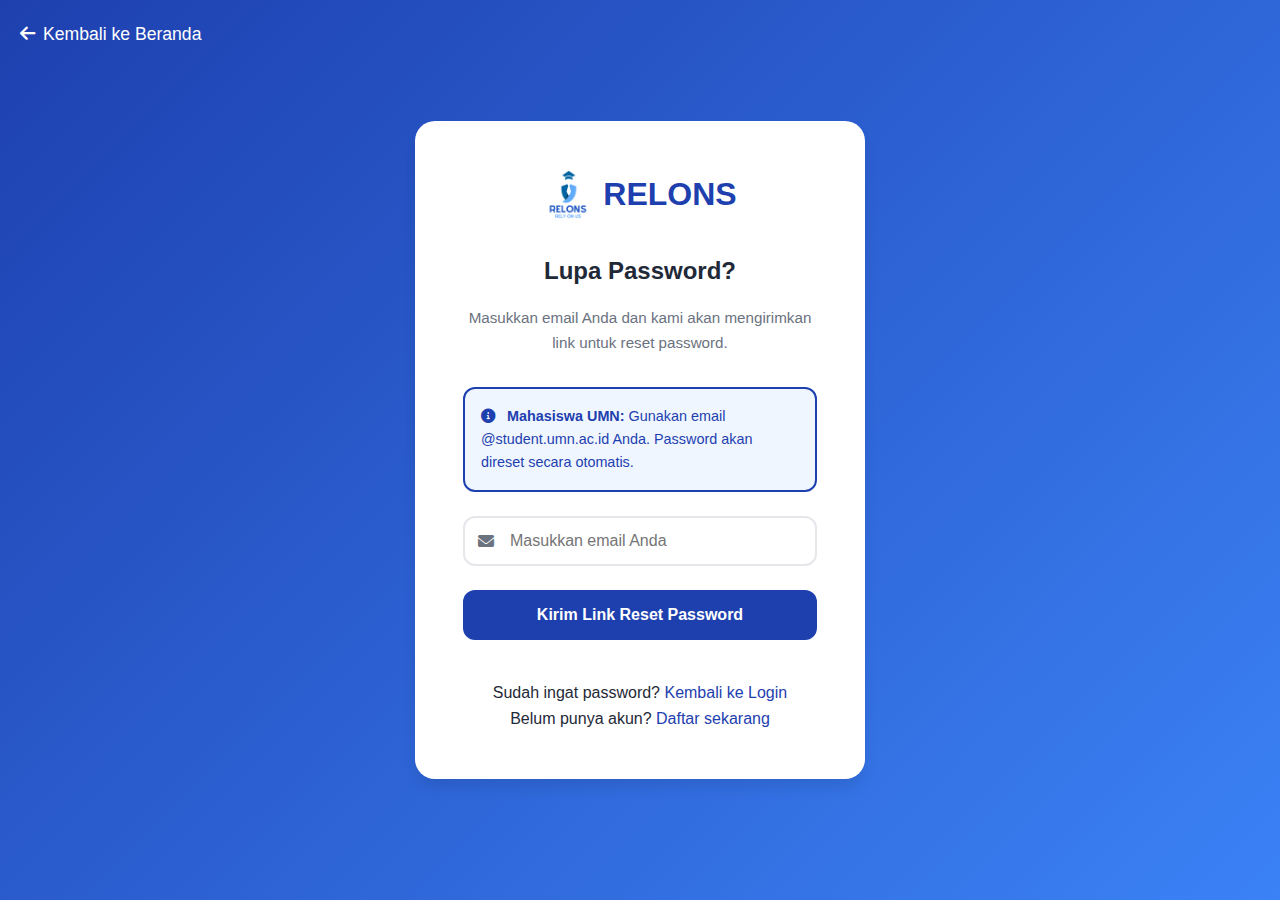
<file: pages/forgot-password.html>
<!DOCTYPE html>
<html lang="id">
<head>
    <meta charset="UTF-8">
    <meta name="viewport" content="width=device-width, initial-scale=1.0">
    <link rel="icon" href="../RELONS.png" type="image/png">
    <title>Lupa Password - RELONS</title>
    <link rel="stylesheet" href="../style.css">
    <link href="https://cdnjs.cloudflare.com/ajax/libs/font-awesome/6.0.0/css/all.min.css" rel="stylesheet">
    <style>
        .auth-container {
            min-height: 100vh;
            display: flex;
            align-items: center;
            justify-content: center;
            background: linear-gradient(135deg, var(--primary-color) 0%, var(--secondary-color) 100%);
            padding: 20px;
        }
        
        .auth-card {
            background: var(--white);
            padding: 3rem;
            border-radius: 20px;
            box-shadow: var(--shadow-lg);
            width: 100%;
            max-width: 450px;
            text-align: center;
        }
        
        .auth-logo {
            display: flex;
            align-items: center;
            justify-content: center;
            gap: 10px;
            margin-bottom: 2rem;
        }
        
        .auth-logo img {
            height: 50px;
            width: auto;
        }
        
        .auth-logo h1 {
            color: var(--primary-color);
            font-size: 2rem;
            margin: 0;
        }
        
        .auth-title {
            font-size: 1.5rem;
            color: var(--text-dark);
            margin-bottom: 1rem;
        }
        
        .auth-subtitle {
            color: var(--text-light);
            margin-bottom: 2rem;
            font-size: 0.95rem;
        }
        
        .auth-form {
            text-align: left;
        }
        
        .form-group {
            position: relative;
            margin-bottom: 1.5rem;
        }
        
        .form-group i {
            position: absolute;
            left: 15px;
            top: 50%;
            transform: translateY(-50%);
            color: var(--text-light);
        }
        
        .form-group input {
            padding-left: 45px;
            height: 50px;
            border: 2px solid #e5e7eb;
            border-radius: 12px;
            transition: var(--transition);
        }
        
        .form-group input:focus {
            border-color: var(--primary-color);
            box-shadow: 0 0 0 3px rgba(59, 130, 246, 0.1);
        }
        
        .auth-btn {
            width: 100%;
            height: 50px;
            background: var(--primary-color);
            color: var(--white);
            border: none;
            border-radius: 12px;
            font-size: 1rem;
            font-weight: 600;
            cursor: pointer;
            transition: var(--transition);
            margin-bottom: 1rem;
        }
        
        .auth-btn:hover {
            background: #1e3a8a;
            transform: translateY(-2px);
        }
        
        .auth-btn:disabled {
            background: #9ca3af;
            cursor: not-allowed;
            transform: none;
        }
        
        .auth-links {
            text-align: center;
            margin-top: 1.5rem;
        }
        
        .auth-links a {
            color: var(--primary-color);
            text-decoration: none;
            font-weight: 500;
        }
        
        .auth-links a:hover {
            text-decoration: underline;
        }
        
        .back-home {
            position: absolute;
            top: 20px;
            left: 20px;
            color: var(--white);
            text-decoration: none;
            font-size: 1.1rem;
            display: flex;
            align-items: center;
            gap: 8px;
            transition: var(--transition);
        }
        
        .back-home:hover {
            color: #e5e7eb;
        }
        
        .success-message {
            background: #dcfce7;
            border: 2px solid #16a34a;
            color: #166534;
            padding: 1rem;
            border-radius: 12px;
            margin-bottom: 1.5rem;
            display: none;
        }
        
        .success-message.show {
            display: block;
        }
        
        .info-box {
            background: #eff6ff;
            border: 2px solid var(--primary-color);
            color: var(--primary-color);
            padding: 1rem;
            border-radius: 12px;
            margin-bottom: 1.5rem;
            font-size: 0.9rem;
            text-align: left;
        }
        
        .info-box i {
            color: var(--primary-color);
            margin-right: 8px;
        }
    </style>
</head>
<body>
    <a href="../index.html" class="back-home">
        <i class="fas fa-arrow-left"></i>
        Kembali ke Beranda
    </a>
    
    <div class="auth-container">
        <div class="auth-card">
            <div class="auth-logo">
                <img src="../RELONS.png" alt="RELONS Logo">
                <h1>RELONS</h1>
            </div>
            
            <h2 class="auth-title">Lupa Password?</h2>
            <p class="auth-subtitle">Masukkan email Anda dan kami akan mengirimkan link untuk reset password.</p>
            
            <div class="info-box">
                <i class="fas fa-info-circle"></i>
                <strong>Mahasiswa UMN:</strong> Gunakan email @student.umn.ac.id Anda. Password akan direset secara otomatis.
            </div>
            
            <div class="success-message" id="successMessage">
                <i class="fas fa-check-circle"></i>
                <strong>Email berhasil dikirim!</strong> Silakan cek inbox atau folder spam Anda.
            </div>
            
            <form class="auth-form" id="forgotPasswordForm">
                <div class="form-group">
                    <i class="fas fa-envelope"></i>
                    <input type="email" id="email" name="email" placeholder="Masukkan email Anda" required>
                </div>
                
                <button type="submit" class="auth-btn" id="resetBtn">
                    Kirim Link Reset Password
                </button>
            </form>
            
            <div class="auth-links">
                <p>Sudah ingat password? <a href="login.html">Kembali ke Login</a></p>
                <p>Belum punya akun? <a href="register.html">Daftar sekarang</a></p>
            </div>
        </div>
    </div>

    <script src="../script.js"></script>
    <script>
        document.addEventListener('DOMContentLoaded', function() {
            const forgotPasswordForm = document.getElementById('forgotPasswordForm');
            const resetBtn = document.getElementById('resetBtn');
            const successMessage = document.getElementById('successMessage');
            const emailInput = document.getElementById('email');
            
            forgotPasswordForm.addEventListener('submit', function(e) {
                e.preventDefault();
                
                const email = emailInput.value.trim();
                
                if (!email) {
                    RELONS.showAlert('Mohon masukkan email Anda!', 'error');
                    return;
                }
                
                // Show loading state
                resetBtn.disabled = true;
                resetBtn.innerHTML = '<i class="fas fa-spinner fa-spin"></i> Mengirim...';
                
                // Simulate API call delay
                setTimeout(() => {
                    // Check if email exists in our system (for demo purposes)
                    const users = JSON.parse(localStorage.getItem('relons_users') || '[]');
                    const userExists = users.some(u => u.email.toLowerCase() === email.toLowerCase());
                    
                    if (email.toLowerCase().endsWith('@student.umn.ac.id')) {
                        // Student email - always allow reset
                        handlePasswordReset(email, true);
                    } else if (userExists) {
                        // Regular user exists
                        handlePasswordReset(email, false);
                    } else {
                        // User doesn't exist
                        RELONS.showAlert('Email tidak ditemukan dalam sistem. Silakan daftar terlebih dahulu.', 'error');
                        resetBtn.disabled = false;
                        resetBtn.innerHTML = 'Kirim Link Reset Password';
                    }
                }, 1500);
            });
        });
        
        function handlePasswordReset(email, isStudent) {
            const resetBtn = document.getElementById('resetBtn');
            const successMessage = document.getElementById('successMessage');
            const forgotPasswordForm = document.getElementById('forgotPasswordForm');
            
            // For demo purposes, we'll simulate sending an email
            // In a real application, this would call an API
            
            if (isStudent) {
                // For students, we can auto-reset since they use NIM-based auth
                RELONS.showAlert('Password untuk mahasiswa UMN telah direset. Silakan login dengan NIM Anda.', 'success');
            } else {
                // For regular users, show success message
                successMessage.classList.add('show');
                forgotPasswordForm.style.display = 'none';
                
                // Store reset token (for demo)
                const resetToken = 'reset_' + Date.now() + '_' + Math.random().toString(36).substr(2, 9);
                localStorage.setItem('reset_token_' + email, JSON.stringify({
                    token: resetToken,
                    email: email,
                    expires: Date.now() + (24 * 60 * 60 * 1000) // 24 hours
                }));
                
                // In a real app, this would send an actual email
                console.log('Reset link (demo):', `reset-password.html?token=${resetToken}&email=${encodeURIComponent(email)}`);
            }
            
            // Reset button state
            resetBtn.disabled = false;
            resetBtn.innerHTML = 'Kirim Link Reset Password';
        }
    </script>
</body>
</html>
</file>
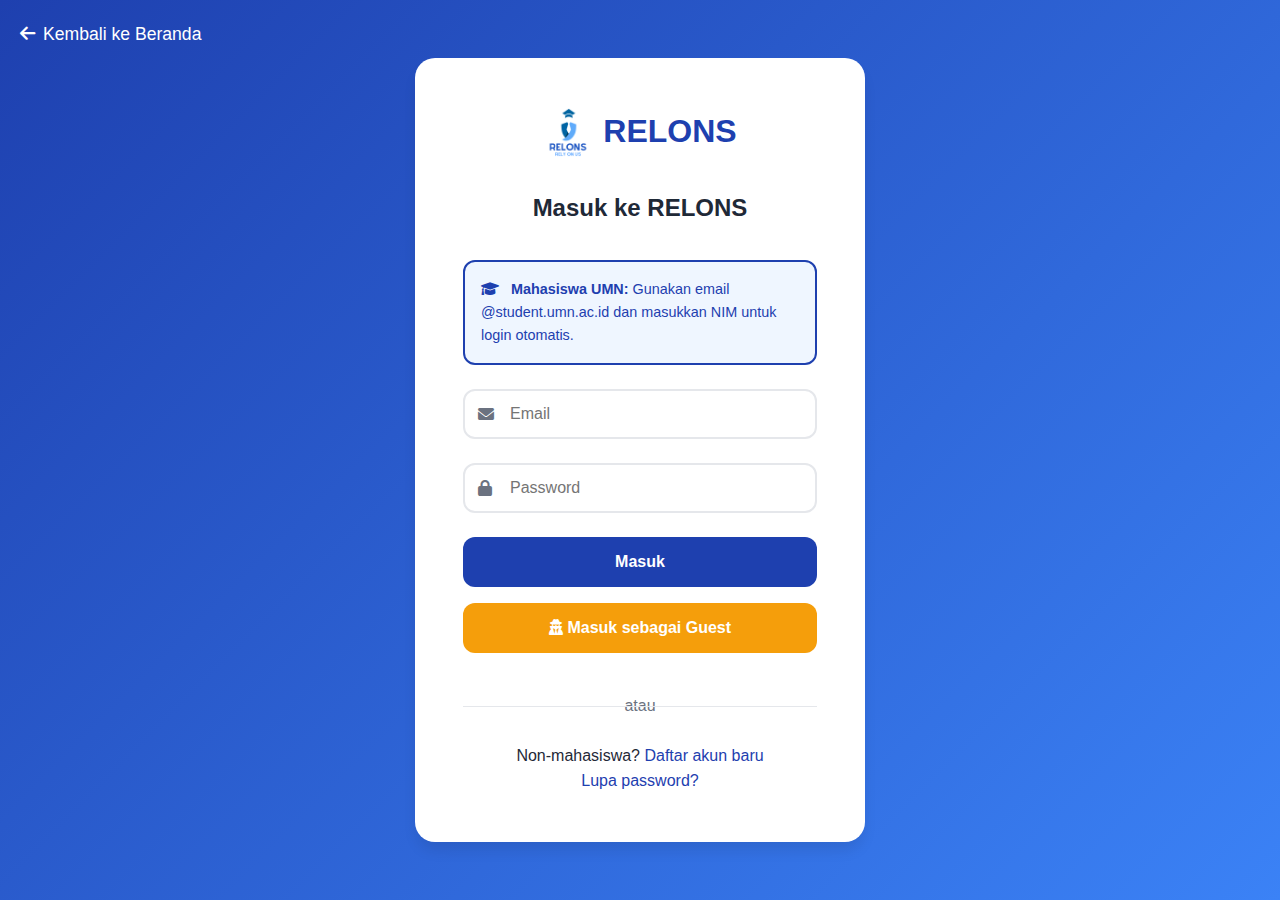
<file: pages/login.html>
<!DOCTYPE html>
<html lang="id">
<head>
    <meta charset="UTF-8">
    <meta name="viewport" content="width=device-width, initial-scale=1.0">
    <link rel="icon" href="https://public-frontend-cos.metadl.com/mgx/img/favicon.png" type="image/png">
    <title>Login - RELONS</title>
    <link rel="stylesheet" href="../style.css">
    <link href="https://cdnjs.cloudflare.com/ajax/libs/font-awesome/6.0.0/css/all.min.css" rel="stylesheet">
    <style>
        .auth-container {
            min-height: 100vh;
            display: flex;
            align-items: center;
            justify-content: center;
            background: linear-gradient(135deg, var(--primary-color) 0%, var(--secondary-color) 100%);
            padding: 20px;
        }
        
        .auth-card {
            background: var(--white);
            padding: 3rem;
            border-radius: 20px;
            box-shadow: var(--shadow-lg);
            width: 100%;
            max-width: 450px;
            text-align: center;
        }
        
        .auth-logo {
            display: flex;
            align-items: center;
            justify-content: center;
            gap: 10px;
            margin-bottom: 2rem;
        }
        
        .auth-logo img {
            height: 50px;
            width: auto;
        }
        
        .auth-logo h1 {
            color: var(--primary-color);
            font-size: 2rem;
            margin: 0;
        }
        
        .auth-title {
            font-size: 1.5rem;
            color: var(--text-dark);
            margin-bottom: 2rem;
        }
        
        .auth-form {
            text-align: left;
        }
        
        .form-group {
            position: relative;
            margin-bottom: 1.5rem;
        }
        
        .form-group i {
            position: absolute;
            left: 15px;
            top: 50%;
            transform: translateY(-50%);
            color: var(--text-light);
        }
        
        .form-group input {
            padding-left: 45px;
            height: 50px;
            border: 2px solid #e5e7eb;
            border-radius: 12px;
            transition: var(--transition);
        }
        
        .form-group input:focus {
            border-color: var(--primary-color);
            box-shadow: 0 0 0 3px rgba(59, 130, 246, 0.1);
        }
        
        .auth-btn {
            width: 100%;
            height: 50px;
            background: var(--primary-color);
            color: var(--white);
            border: none;
            border-radius: 12px;
            font-size: 1rem;
            font-weight: 600;
            cursor: pointer;
            transition: var(--transition);
            margin-bottom: 1rem;
        }
        
        .auth-btn:hover {
            background: #1e3a8a;
            transform: translateY(-2px);
        }
        
        .auth-btn:disabled {
            background: #9ca3af;
            cursor: not-allowed;
            transform: none;
        }
        
        .auth-btn.guest {
            background: var(--warning-color);
        }
        
        .auth-btn.guest:hover {
            background: #d97706;
        }
        
        .auth-links {
            text-align: center;
            margin-top: 1.5rem;
        }
        
        .auth-links a {
            color: var(--primary-color);
            text-decoration: none;
            font-weight: 500;
        }
        
        .auth-links a:hover {
            text-decoration: underline;
        }
        
        .divider {
            margin: 1.5rem 0;
            text-align: center;
            position: relative;
        }
        
        .divider::before {
            content: '';
            position: absolute;
            top: 50%;
            left: 0;
            right: 0;
            height: 1px;
            background: #e5e7eb;
        }
        
        .divider span {
            background: var(--white);
            padding: 0 1rem;
            color: var(--text-light);
        }
        
        .back-home {
            position: absolute;
            top: 20px;
            left: 20px;
            color: var(--white);
            text-decoration: none;
            font-size: 1.1rem;
            display: flex;
            align-items: center;
            gap: 8px;
            transition: var(--transition);
        }
        
        .back-home:hover {
            color: #e5e7eb;
        }
        
        .student-info {
            background: #eff6ff;
            border: 2px solid var(--primary-color);
            color: var(--primary-color);
            padding: 1rem;
            border-radius: 12px;
            margin-bottom: 1.5rem;
            font-size: 0.9rem;
            text-align: left;
        }
        
        .student-info i {
            color: var(--primary-color);
            margin-right: 8px;
        }
        
        .nim-field {
            display: none;
        }
        
        .nim-field.show {
            display: block;
        }
        
        .guest-info {
            background: #fefce8;
            border: 2px solid var(--warning-color);
            color: #92400e;
            padding: 1rem;
            border-radius: 12px;
            margin-bottom: 1.5rem;
            font-size: 0.9rem;
            text-align: left;
        }

        .guest-form {
            display: none;
            margin-top: 1rem;
        }

        .guest-form.show {
            display: block;
        }

        .guest-form .form-group {
            margin-bottom: 1rem;
        }

        .guest-form input, .guest-form select {
            width: 100%;
            padding: 12px 15px;
            border: 2px solid #e5e7eb;
            border-radius: 8px;
            font-size: 0.95rem;
        }

        .guest-form label {
            display: block;
            margin-bottom: 0.5rem;
            font-weight: 500;
            color: var(--text-dark);
        }
    </style>
</head>
<body>
    <a href="../index.html" class="back-home">
        <i class="fas fa-arrow-left"></i>
        Kembali ke Beranda
    </a>
    
    <div class="auth-container">
        <div class="auth-card">
            <div class="auth-logo">
                <img src="../RELONS.png" alt="RELONS Logo">
                <h1>RELONS</h1>
            </div>
            
            <h2 class="auth-title">Masuk ke RELONS</h2>
            
            <div class="student-info">
                <i class="fas fa-graduation-cap"></i>
                <strong>Mahasiswa UMN:</strong> Gunakan email @student.umn.ac.id dan masukkan NIM untuk login otomatis.
            </div>
            
            <form class="auth-form" id="loginForm">
                <div class="form-group">
                    <i class="fas fa-envelope"></i>
                    <input type="email" id="email" name="email" placeholder="Email" required>
                </div>
                
                <div class="form-group nim-field" id="nimField">
                    <i class="fas fa-id-card"></i>
                    <input type="text" id="nim" name="nim" placeholder="NIM (Nomor Induk Mahasiswa - minimal 9 angka)">
                </div>
                
                <div class="form-group password-field" id="passwordField">
                    <i class="fas fa-lock"></i>
                    <input type="password" id="password" name="password" placeholder="Password">
                </div>
                
                <button type="submit" class="auth-btn" id="loginBtn">
                    Masuk
                </button>
                
                <button type="button" class="auth-btn guest" id="guestBtn">
                    <i class="fas fa-user-secret"></i> Masuk sebagai Guest
                </button>
            </form>

            <!-- Guest Form -->
            <div class="guest-form" id="guestForm">
                <div class="guest-info">
                    <i class="fas fa-info-circle"></i>
                    <strong>Mode Guest:</strong> Anda dapat melaporkan secara anonim, tetapi harus mengisi data diri untuk keperluan verifikasi dan tindak lanjut.
                </div>
                
                <form id="guestDataForm">
                    <div class="form-group">
                        <label for="guestName">Nama Lengkap *</label>
                        <input type="text" id="guestName" name="guestName" placeholder="Masukkan nama lengkap Anda" required>
                    </div>
                    
                    <div class="form-group">
                        <label for="guestEmail">Email *</label>
                        <input type="email" id="guestEmail" name="guestEmail" placeholder="Masukkan email Anda" required>
                    </div>
                    
                    <div class="form-group">
                        <label for="guestPhone">Nomor Telepon *</label>
                        <input type="tel" id="guestPhone" name="guestPhone" placeholder="Masukkan nomor telepon Anda" required>
                    </div>
                    
                    <div class="form-group">
                        <label for="guestRole">Status *</label>
                        <select id="guestRole" name="guestRole" required>
                            <option value="">Pilih Status Anda</option>
                            <option value="mahasiswa_non_umn">Mahasiswa Non-UMN</option>
                            <option value="dosen">Dosen/Staff</option>
                            <option value="orang_tua">Orang Tua/Wali</option>
                            <option value="masyarakat">Masyarakat Umum</option>
                            <option value="alumni">Alumni UMN</option>
                        </select>
                    </div>
                    
                    <div class="form-group">
                        <label for="guestInstitution">Institusi/Asal (Opsional)</label>
                        <input type="text" id="guestInstitution" name="guestInstitution" placeholder="Nama institusi atau asal Anda">
                    </div>
                    
                    <button type="submit" class="auth-btn guest">
                        <i class="fas fa-user-check"></i> Lanjutkan sebagai Guest
                    </button>
                    
                    <button type="button" class="auth-btn" id="backToLogin">
                        <i class="fas fa-arrow-left"></i> Kembali ke Login
                    </button>
                </form>
            </div>
            
            <div class="divider" id="dividerSection">
                <span>atau</span>
            </div>
            
            <div class="auth-links" id="authLinksSection">
                <p>Non-mahasiswa? <a href="register.html">Daftar akun baru</a></p>
                <p><a href="forgot-password.html">Lupa password?</a></p>
            </div>
        </div>
    </div>

    <script src="../script.js"></script>
    <script>
        document.addEventListener('DOMContentLoaded', function() {
            // Check if user is already logged in
            const currentUser = localStorage.getItem('currentUser');
            if (currentUser) {
                window.location.href = '../index.html';
                return;
            }
            
            const loginForm = document.getElementById('loginForm');
            const guestForm = document.getElementById('guestForm');
            const guestDataForm = document.getElementById('guestDataForm');
            const loginBtn = document.getElementById('loginBtn');
            const guestBtn = document.getElementById('guestBtn');
            const backToLoginBtn = document.getElementById('backToLogin');
            const emailInput = document.getElementById('email');
            const nimField = document.getElementById('nimField');
            const passwordField = document.getElementById('passwordField');
            const dividerSection = document.getElementById('dividerSection');
            const authLinksSection = document.getElementById('authLinksSection');
            
            // Check email domain and show appropriate fields
            emailInput.addEventListener('input', function() {
                const email = this.value.toLowerCase();
                
                if (email.endsWith('@student.umn.ac.id')) {
                    // Show NIM field, hide password field
                    nimField.classList.add('show');
                    passwordField.style.display = 'none';
                    document.getElementById('password').required = false;
                    document.getElementById('nim').required = true;
                    loginBtn.textContent = 'Login Mahasiswa UMN';
                } else {
                    // Show password field, hide NIM field
                    nimField.classList.remove('show');
                    passwordField.style.display = 'block';
                    document.getElementById('password').required = true;
                    document.getElementById('nim').required = false;
                    loginBtn.textContent = 'Masuk';
                }
            });
            
            // Guest login button - show guest form
            guestBtn.addEventListener('click', function() {
                loginForm.style.display = 'none';
                guestForm.classList.add('show');
                dividerSection.style.display = 'none';
                authLinksSection.style.display = 'none';
            });

            // Back to login button
            backToLoginBtn.addEventListener('click', function() {
                loginForm.style.display = 'block';
                guestForm.classList.remove('show');
                dividerSection.style.display = 'block';
                authLinksSection.style.display = 'block';
            });

            // Guest data form submission
            guestDataForm.addEventListener('submit', function(e) {
                e.preventDefault();
                
                const guestData = {
                    name: document.getElementById('guestName').value,
                    email: document.getElementById('guestEmail').value,
                    phone: document.getElementById('guestPhone').value,
                    role: document.getElementById('guestRole').value,
                    institution: document.getElementById('guestInstitution').value
                };

                // Validate required fields
                if (!guestData.name || !guestData.email || !guestData.phone || !guestData.role) {
                    RELONS.showAlert('Mohon lengkapi semua field yang wajib diisi!', 'error');
                    return;
                }

                // Create guest session with personal data
                loginAsGuest(guestData);
            });
            
            loginForm.addEventListener('submit', function(e) {
                e.preventDefault();
                
                const email = document.getElementById('email').value;
                const password = document.getElementById('password').value;
                const nim = document.getElementById('nim').value;
                
                // Show loading state
                loginBtn.disabled = true;
                loginBtn.innerHTML = '<i class="fas fa-spinner fa-spin"></i> Masuk...';
                
                // Simulate API call delay
                setTimeout(() => {
                    if (email.toLowerCase().endsWith('@student.umn.ac.id')) {
                        // Student login with NIM
                        if (loginStudent(email, nim)) {
                            RELONS.showAlert('Login mahasiswa berhasil! Selamat datang.', 'success');
                            setTimeout(() => {
                                window.location.href = '../index.html';
                            }, 1500);
                        } else {
                            RELONS.showAlert('Email atau NIM tidak valid! NIM harus minimal 9 angka.', 'error');
                            loginBtn.disabled = false;
                            loginBtn.innerHTML = 'Login Mahasiswa UMN';
                        }
                    } else {
                        // Regular user login
                        if (loginUser(email, password)) {
                            RELONS.showAlert('Login berhasil! Selamat datang kembali.', 'success');
                            setTimeout(() => {
                                window.location.href = '../index.html';
                            }, 1500);
                        } else {
                            RELONS.showAlert('Email atau password salah!', 'error');
                            loginBtn.disabled = false;
                            loginBtn.innerHTML = 'Masuk';
                        }
                    }
                }, 1000);
            });
        });
        
        function loginStudent(email, nim) {
            // Validate email format
            if (!email.toLowerCase().endsWith('@student.umn.ac.id')) {
                return false;
            }
            
            // Validate NIM format (should be numbers, minimum 9 digits)
            if (!nim || !/^\d{9,}$/.test(nim)) {
                return false;
            }
            
            // Extract name from email (before @)
            const name = email.split('@')[0].replace(/\./g, ' ').replace(/\d+/g, '').trim();
            const formattedName = name.split(' ').map(word => 
                word.charAt(0).toUpperCase() + word.slice(1).toLowerCase()
            ).join(' ');
            
            // Create or get student account
            const users = JSON.parse(localStorage.getItem('relons_users') || '[]');
            let student = users.find(u => u.email === email);
            
            if (!student) {
                // Create new student account
                student = {
                    id: 'student_' + Date.now() + '_' + Math.random().toString(36).substr(2, 9),
                    name: formattedName || 'Mahasiswa UMN',
                    email: email,
                    phone: '-',
                    role: 'student',
                    studentId: nim,
                    password: 'student_auto_' + nim, // Auto-generated password
                    createdAt: new Date().toISOString(),
                    isActive: true,
                    isAutoCreated: true
                };
                
                users.push(student);
                localStorage.setItem('relons_users', JSON.stringify(users));
            } else {
                // Update NIM if different
                student.studentId = nim;
                localStorage.setItem('relons_users', JSON.stringify(users));
            }
            
            // Set current user
            localStorage.setItem('currentUser', JSON.stringify({
                id: student.id,
                name: student.name,
                email: student.email,
                role: student.role,
                studentId: nim,
                loginTime: new Date().toISOString()
            }));
            
            return true;
        }
        
        function loginUser(email, password) {
            const users = JSON.parse(localStorage.getItem('relons_users') || '[]');
            const user = users.find(u => u.email === email && u.password === password);
            
            if (user) {
                // Set current user
                localStorage.setItem('currentUser', JSON.stringify({
                    id: user.id,
                    name: user.name,
                    email: user.email,
                    role: user.role,
                    loginTime: new Date().toISOString()
                }));
                return true;
            }
            return false;
        }
        
        function loginAsGuest(guestData) {
            // Create guest session with personal data
            const guestUser = {
                id: 'guest_' + Date.now() + '_' + Math.random().toString(36).substr(2, 9),
                name: guestData.name,
                email: guestData.email,
                phone: guestData.phone,
                role: 'guest',
                guestRole: guestData.role,
                institution: guestData.institution,
                loginTime: new Date().toISOString(),
                isGuest: true,
                hasPersonalData: true
            };
            
            localStorage.setItem('currentUser', JSON.stringify(guestUser));
            
            RELONS.showAlert('Masuk sebagai guest berhasil! Data Anda telah tersimpan untuk keperluan laporan.', 'success');
            setTimeout(() => {
                window.location.href = '../index.html';
            }, 1500);
        }
    </script>
</body>
</html>
</file>
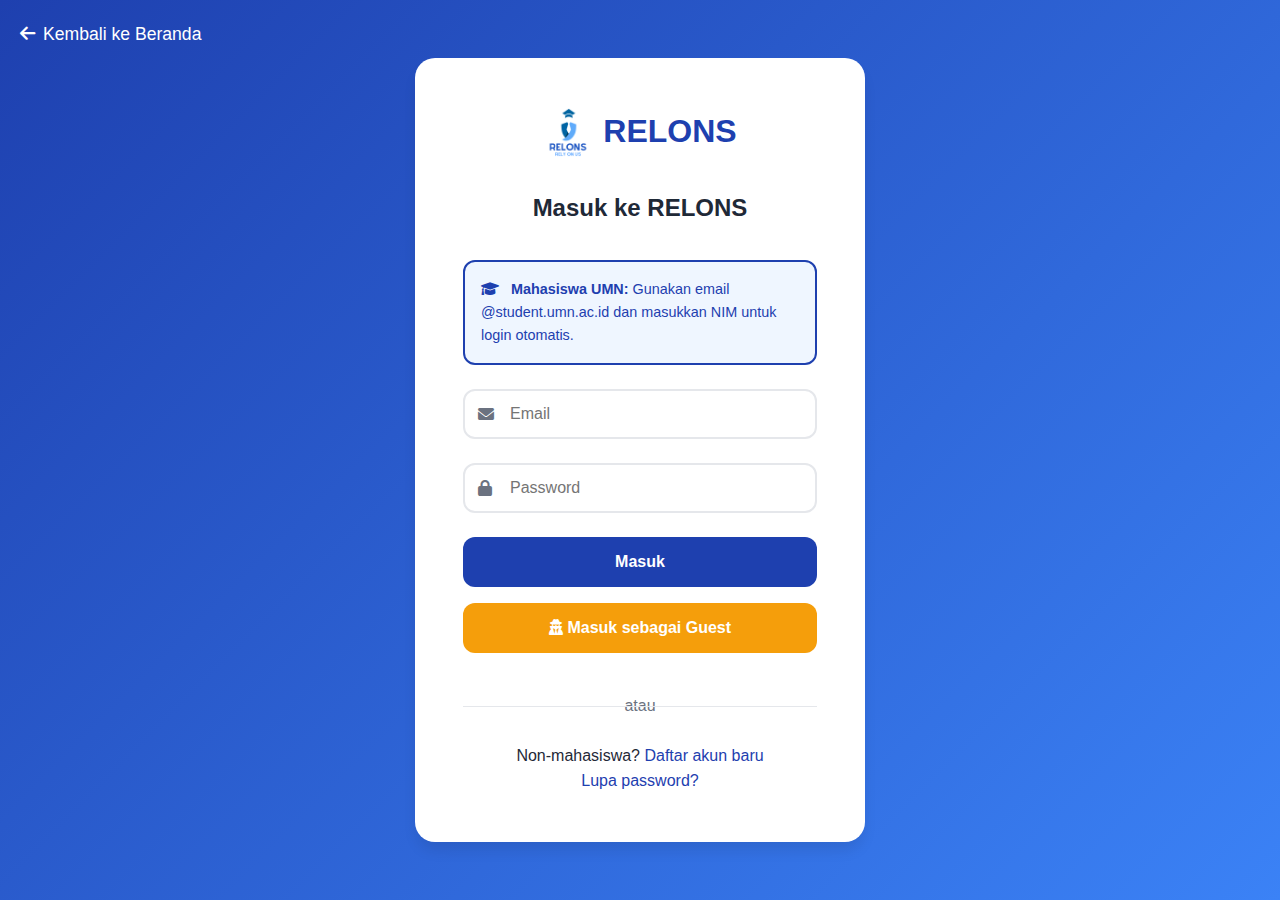
<file: pages/profile.html>
<!DOCTYPE html>
<html lang="id">
<head>
    <meta charset="UTF-8">
    <meta name="viewport" content="width=device-width, initial-scale=1.0">
    <title>Profil Pengguna - RELONS</title>
    <link rel="stylesheet" href="../style.css">
    <link href="https://cdnjs.cloudflare.com/ajax/libs/font-awesome/6.0.0/css/all.min.css" rel="stylesheet">
    <style>
        .main-content {
            padding: 120px 0 80px;
        }

        .profile-container {
            max-width: 1000px;
            margin: 0 auto;
            display: grid;
            grid-template-columns: 300px 1fr;
            gap: 2rem;
        }

        .profile-sidebar {
            background: var(--white);
            border-radius: 16px;
            box-shadow: var(--shadow);
            padding: 2rem;
            height: fit-content;
            position: sticky;
            top: 140px;
        }

        .profile-avatar {
            text-align: center;
            margin-bottom: 2rem;
        }

        .avatar-container {
            position: relative;
            display: inline-block;
            margin-bottom: 1rem;
        }

        .avatar {
            width: 120px;
            height: 120px;
            border-radius: 50%;
            background: linear-gradient(135deg, var(--primary-color), var(--secondary-color));
            display: flex;
            align-items: center;
            justify-content: center;
            color: var(--white);
            font-size: 3rem;
            font-weight: bold;
            margin: 0 auto;
        }

        .avatar-edit {
            position: absolute;
            bottom: 5px;
            right: 5px;
            width: 35px;
            height: 35px;
            background: var(--accent-color);
            border-radius: 50%;
            display: flex;
            align-items: center;
            justify-content: center;
            color: var(--white);
            cursor: pointer;
            border: 3px solid var(--white);
            transition: var(--transition);
        }

        .avatar-edit:hover {
            background: #dc2626;
        }

        .profile-name {
            font-size: 1.3rem;
            font-weight: 600;
            color: var(--text-dark);
            margin-bottom: 0.5rem;
        }

        .profile-role {
            color: var(--text-light);
            font-size: 0.9rem;
            margin-bottom: 1rem;
        }

        .profile-stats {
            display: grid;
            grid-template-columns: 1fr 1fr;
            gap: 1rem;
            margin-bottom: 2rem;
        }

        .stat-item {
            text-align: center;
            padding: 1rem;
            background: #f8fafc;
            border-radius: 12px;
        }

        .stat-number {
            font-size: 1.5rem;
            font-weight: bold;
            color: var(--primary-color);
        }

        .stat-label {
            font-size: 0.8rem;
            color: var(--text-light);
            margin-top: 0.25rem;
        }

        .profile-menu {
            list-style: none;
            padding: 0;
        }

        .profile-menu li {
            margin-bottom: 0.5rem;
        }

        .profile-menu a {
            display: flex;
            align-items: center;
            gap: 12px;
            padding: 12px 16px;
            color: var(--text-light);
            text-decoration: none;
            border-radius: 12px;
            transition: var(--transition);
        }

        .profile-menu a:hover,
        .profile-menu a.active {
            background: var(--primary-color);
            color: var(--white);
        }

        .profile-content {
            background: var(--white);
            border-radius: 16px;
            box-shadow: var(--shadow);
            padding: 2rem;
        }

        .content-header {
            margin-bottom: 2rem;
            padding-bottom: 1rem;
            border-bottom: 2px solid #f1f5f9;
        }

        .content-header h2 {
            color: var(--text-dark);
            margin-bottom: 0.5rem;
        }

        .content-header p {
            color: var(--text-light);
        }

        .profile-section {
            display: none;
        }

        .profile-section.active {
            display: block;
        }

        .form-grid {
            display: grid;
            grid-template-columns: 1fr 1fr;
            gap: 1.5rem;
            margin-bottom: 2rem;
        }

        .form-group.full-width {
            grid-column: 1 / -1;
        }

        .activity-item {
            display: flex;
            align-items: flex-start;
            gap: 1rem;
            padding: 1rem;
            background: #f8fafc;
            border-radius: 12px;
            margin-bottom: 1rem;
        }

        .activity-icon {
            width: 40px;
            height: 40px;
            border-radius: 50%;
            display: flex;
            align-items: center;
            justify-content: center;
            color: var(--white);
            flex-shrink: 0;
        }

        .activity-icon.report {
            background: var(--accent-color);
        }

        .activity-icon.forum {
            background: var(--primary-color);
        }

        .activity-icon.education {
            background: var(--success-color);
        }

        .activity-content h4 {
            color: var(--text-dark);
            margin-bottom: 0.25rem;
            font-size: 0.95rem;
        }

        .activity-content p {
            color: var(--text-light);
            font-size: 0.85rem;
            margin-bottom: 0.25rem;
        }

        .activity-time {
            color: var(--text-light);
            font-size: 0.8rem;
        }

        .settings-group {
            margin-bottom: 2rem;
        }

        .settings-group h3 {
            color: var(--text-dark);
            margin-bottom: 1rem;
            font-size: 1.1rem;
        }

        .setting-item {
            display: flex;
            justify-content: space-between;
            align-items: center;
            padding: 1rem;
            background: #f8fafc;
            border-radius: 12px;
            margin-bottom: 1rem;
        }

        .setting-info h4 {
            color: var(--text-dark);
            margin-bottom: 0.25rem;
            font-size: 0.95rem;
        }

        .setting-info p {
            color: var(--text-light);
            font-size: 0.85rem;
        }

        .toggle-switch {
            position: relative;
            width: 50px;
            height: 25px;
            background: #cbd5e1;
            border-radius: 25px;
            cursor: pointer;
            transition: var(--transition);
        }

        .toggle-switch.active {
            background: var(--primary-color);
        }

        .toggle-switch::after {
            content: '';
            position: absolute;
            top: 2px;
            left: 2px;
            width: 21px;
            height: 21px;
            background: var(--white);
            border-radius: 50%;
            transition: var(--transition);
        }

        .toggle-switch.active::after {
            transform: translateX(25px);
        }

        .danger-zone {
            border: 2px solid var(--accent-color);
            border-radius: 12px;
            padding: 1.5rem;
            background: #fef2f2;
        }

        .danger-zone h3 {
            color: var(--accent-color);
            margin-bottom: 1rem;
        }

        .danger-zone p {
            color: #7f1d1d;
            margin-bottom: 1rem;
        }

        .btn-danger {
            background: var(--accent-color);
            color: var(--white);
        }

        .btn-danger:hover {
            background: #dc2626;
        }

        @media (max-width: 768px) {
            .profile-container {
                grid-template-columns: 1fr;
                gap: 1rem;
            }

            .profile-sidebar {
                position: static;
            }

            .form-grid {
                grid-template-columns: 1fr;
            }
        }
    </style>
</head>
<body>
    <!-- Header -->
    <header class="header">
        <nav class="navbar">
            <div class="nav-container">
                <div class="nav-logo">
                    <img src="../RELONS.png" alt="RELONS Logo" class="logo">
                    <h1>RELONS</h1>
                </div>
                <ul class="nav-menu">
                    <li><a href="../index.html" class="nav-link">Beranda</a></li>
                    <li><a href="education.html" class="nav-link">Edukasi</a></li>
                    <li><a href="forum.html" class="nav-link">Forum</a></li>
                    <li><a href="report.html" class="nav-link report-btn">Laporkan</a></li>
                    <li><a href="tracking.html" class="nav-link">Tracking</a></li>
                    <li><a href="news.html" class="nav-link">Berita</a></li>
                    <li><a href="contact.html" class="nav-link">Kontak</a></li>
                </ul>
                <div class="hamburger">
                    <span></span>
                    <span></span>
                    <span></span>
                </div>
            </div>
        </nav>
    </header>

    <!-- Main Content -->
    <main class="main-content">
        <div class="container">
            <div class="profile-container">
                <!-- Profile Sidebar -->
                <div class="profile-sidebar">
                    <div class="profile-avatar">
                        <div class="avatar-container">
                            <div class="avatar" id="userAvatar">
                                <!-- User initial will be displayed here -->
                            </div>
                            <div class="avatar-edit" onclick="changeAvatar()">
                                <i class="fas fa-camera"></i>
                            </div>
                        </div>
                        <div class="profile-name" id="userName">Loading...</div>
                        <div class="profile-role" id="userRole">Loading...</div>
                    </div>

                    <div class="profile-stats">
                        <div class="stat-item">
                            <div class="stat-number" id="reportCount">0</div>
                            <div class="stat-label">Laporan</div>
                        </div>
                        <div class="stat-item">
                            <div class="stat-number" id="forumCount">0</div>
                            <div class="stat-label">Forum Post</div>
                        </div>
                    </div>

                    <ul class="profile-menu">
                        <li><a href="#" class="menu-item active" data-section="personal">
                            <i class="fas fa-user"></i> Informasi Personal
                        </a></li>
                        <li><a href="#" class="menu-item" data-section="activity">
                            <i class="fas fa-history"></i> Aktivitas Terbaru
                        </a></li>
                        <li><a href="#" class="menu-item" data-section="settings">
                            <i class="fas fa-cog"></i> Pengaturan
                        </a></li>
                        <li><a href="#" class="menu-item" data-section="security">
                            <i class="fas fa-shield-alt"></i> Keamanan
                        </a></li>
                    </ul>
                </div>

                <!-- Profile Content -->
                <div class="profile-content">
                    <!-- Personal Information Section -->
                    <div class="profile-section active" id="personal">
                        <div class="content-header">
                            <h2>Informasi Personal</h2>
                            <p>Kelola informasi pribadi dan data akun Anda</p>
                        </div>

                        <form id="personalInfoForm">
                            <div class="form-grid">
                                <div class="form-group">
                                    <label for="fullName">Nama Lengkap</label>
                                    <input type="text" id="fullName" name="fullName" required>
                                </div>
                                <div class="form-group">
                                    <label for="email">Email</label>
                                    <input type="email" id="email" name="email" required>
                                </div>
                                <div class="form-group">
                                    <label for="phone">Nomor Telepon</label>
                                    <input type="tel" id="phone" name="phone">
                                </div>
                                <div class="form-group">
                                    <label for="studentId">NIM (Jika Mahasiswa)</label>
                                    <input type="text" id="studentId" name="studentId">
                                </div>
                                <div class="form-group full-width">
                                    <label for="bio">Bio</label>
                                    <textarea id="bio" name="bio" rows="3" placeholder="Ceritakan sedikit tentang diri Anda..."></textarea>
                                </div>
                            </div>

                            <div class="form-actions">
                                <button type="submit" class="btn btn-primary">
                                    <i class="fas fa-save"></i> Simpan Perubahan
                                </button>
                                <button type="button" class="btn btn-secondary" onclick="resetForm()">
                                    <i class="fas fa-undo"></i> Reset
                                </button>
                            </div>
                        </form>
                    </div>

                    <!-- Activity Section -->
                    <div class="profile-section" id="activity">
                        <div class="content-header">
                            <h2>Aktivitas Terbaru</h2>
                            <p>Lihat riwayat aktivitas Anda di platform RELONS</p>
                        </div>

                        <div id="activityList">
                            <!-- Activities will be loaded here -->
                        </div>
                    </div>

                    <!-- Settings Section -->
                    <div class="profile-section" id="settings">
                        <div class="content-header">
                            <h2>Pengaturan</h2>
                            <p>Atur preferensi dan notifikasi akun Anda</p>
                        </div>

                        <div class="settings-group">
                            <h3>Notifikasi</h3>
                            <div class="setting-item">
                                <div class="setting-info">
                                    <h4>Email Notifikasi</h4>
                                    <p>Terima notifikasi melalui email untuk update laporan</p>
                                </div>
                                <div class="toggle-switch active" data-setting="emailNotif">
                                </div>
                            </div>
                            <div class="setting-item">
                                <div class="setting-info">
                                    <h4>Notifikasi Forum</h4>
                                    <p>Terima notifikasi untuk balasan dan komentar di forum</p>
                                </div>
                                <div class="toggle-switch active" data-setting="forumNotif">
                                </div>
                            </div>
                        </div>

                        <div class="settings-group">
                            <h3>Privasi</h3>
                            <div class="setting-item">
                                <div class="setting-info">
                                    <h4>Profil Publik</h4>
                                    <p>Izinkan pengguna lain melihat profil Anda di forum</p>
                                </div>
                                <div class="toggle-switch" data-setting="publicProfile">
                                </div>
                            </div>
                            <div class="setting-item">
                                <div class="setting-info">
                                    <h4>Tampilkan Status Online</h4>
                                    <p>Tampilkan status online Anda kepada pengguna lain</p>
                                </div>
                                <div class="toggle-switch" data-setting="onlineStatus">
                                </div>
                            </div>
                        </div>
                    </div>

                    <!-- Security Section -->
                    <div class="profile-section" id="security">
                        <div class="content-header">
                            <h2>Keamanan</h2>
                            <p>Kelola keamanan akun dan data pribadi Anda</p>
                        </div>

                        <div class="settings-group">
                            <h3>Password</h3>
                            <form id="changePasswordForm">
                                <div class="form-grid">
                                    <div class="form-group">
                                        <label for="currentPassword">Password Saat Ini</label>
                                        <input type="password" id="currentPassword" name="currentPassword" required>
                                    </div>
                                    <div class="form-group">
                                        <label for="newPassword">Password Baru</label>
                                        <input type="password" id="newPassword" name="newPassword" required>
                                    </div>
                                    <div class="form-group full-width">
                                        <label for="confirmPassword">Konfirmasi Password Baru</label>
                                        <input type="password" id="confirmPassword" name="confirmPassword" required>
                                    </div>
                                </div>
                                <button type="submit" class="btn btn-primary">
                                    <i class="fas fa-key"></i> Ubah Password
                                </button>
                            </form>
                        </div>

                        <div class="danger-zone">
                            <h3><i class="fas fa-exclamation-triangle"></i> Danger Zone</h3>
                            <p>Tindakan berikut tidak dapat dibatalkan. Pastikan Anda yakin sebelum melanjutkan.</p>
                            <button class="btn btn-danger" onclick="deleteAccount()">
                                <i class="fas fa-trash"></i> Hapus Akun
                            </button>
                        </div>
                    </div>
                </div>
            </div>
        </div>
    </main>

    <script src="../script.js"></script>
    <script>
        document.addEventListener('DOMContentLoaded', function() {
            // Check if user is logged in
            const currentUser = JSON.parse(localStorage.getItem('currentUser'));
            if (!currentUser) {
                window.location.href = 'login.html';
                return;
            }

            initializeProfile(currentUser);
            loadUserActivities();
            initializeMenuNavigation();
            initializeSettings();
        });

        function initializeProfile(user) {
            // Set user info
            document.getElementById('userName').textContent = user.name;
            document.getElementById('userRole').textContent = getRoleDisplay(user.role);
            document.getElementById('userAvatar').textContent = user.name.charAt(0).toUpperCase();

            // Fill form with user data
            document.getElementById('fullName').value = user.name;
            document.getElementById('email').value = user.email;
            document.getElementById('phone').value = user.phone || '';
            document.getElementById('studentId').value = user.studentId || '';

            // Load user stats
            loadUserStats(user.id);

            // Setup form submission
            document.getElementById('personalInfoForm').addEventListener('submit', handlePersonalInfoUpdate);
            document.getElementById('changePasswordForm').addEventListener('submit', handlePasswordChange);
        }

        function getRoleDisplay(role) {
            const roles = {
                student: 'Mahasiswa UMN',
                guest: 'Guest User',
                admin: 'Administrator',
                staff: 'Staff'
            };
            return roles[role] || role;
        }

        function loadUserStats(userId) {
            // Load user statistics from localStorage
            const reports = JSON.parse(localStorage.getItem('relons_reports') || '[]');
            const forumPosts = JSON.parse(localStorage.getItem('forumPosts') || '[]');

            const userReports = reports.filter(r => r.reporterId === userId);
            const userForumPosts = forumPosts.filter(p => p.authorId === userId);

            document.getElementById('reportCount').textContent = userReports.length;
            document.getElementById('forumCount').textContent = userForumPosts.length;
        }

        function loadUserActivities() {
            const activities = [
                {
                    type: 'report',
                    title: 'Laporan Baru Dibuat',
                    description: 'Anda telah membuat laporan bullying baru',
                    time: '2 jam yang lalu'
                },
                {
                    type: 'forum',
                    title: 'Posting di Forum',
                    description: 'Anda berbagi cerita di forum dukungan',
                    time: '1 hari yang lalu'
                },
                {
                    type: 'education',
                    title: 'Menyelesaikan Kuis',
                    description: 'Anda menyelesaikan kuis "Mengenali Bullying"',
                    time: '3 hari yang lalu'
                }
            ];

            const activityList = document.getElementById('activityList');
            activityList.innerHTML = activities.map(activity => `
                <div class="activity-item">
                    <div class="activity-icon ${activity.type}">
                        <i class="fas ${getActivityIcon(activity.type)}"></i>
                    </div>
                    <div class="activity-content">
                        <h4>${activity.title}</h4>
                        <p>${activity.description}</p>
                        <div class="activity-time">${activity.time}</div>
                    </div>
                </div>
            `).join('');
        }

        function getActivityIcon(type) {
            const icons = {
                report: 'fa-flag',
                forum: 'fa-comments',
                education: 'fa-graduation-cap'
            };
            return icons[type] || 'fa-circle';
        }

        function initializeMenuNavigation() {
            document.querySelectorAll('.menu-item').forEach(item => {
                item.addEventListener('click', function(e) {
                    e.preventDefault();
                    
                    // Remove active class from all menu items and sections
                    document.querySelectorAll('.menu-item').forEach(mi => mi.classList.remove('active'));
                    document.querySelectorAll('.profile-section').forEach(ps => ps.classList.remove('active'));
                    
                    // Add active class to clicked item and corresponding section
                    this.classList.add('active');
                    const sectionId = this.dataset.section;
                    document.getElementById(sectionId).classList.add('active');
                });
            });
        }

        function initializeSettings() {
            document.querySelectorAll('.toggle-switch').forEach(toggle => {
                toggle.addEventListener('click', function() {
                    this.classList.toggle('active');
                    const setting = this.dataset.setting;
                    const isActive = this.classList.contains('active');
                    
                    // Save setting to localStorage
                    const settings = JSON.parse(localStorage.getItem('userSettings') || '{}');
                    settings[setting] = isActive;
                    localStorage.setItem('userSettings', JSON.stringify(settings));
                    
                    RELONS.showAlert(`Pengaturan ${setting} ${isActive ? 'diaktifkan' : 'dinonaktifkan'}`, 'success');
                });
            });
        }

        function handlePersonalInfoUpdate(e) {
            e.preventDefault();
            
            const formData = new FormData(e.target);
            const updatedData = Object.fromEntries(formData.entries());
            
            // Update current user data
            const currentUser = JSON.parse(localStorage.getItem('currentUser'));
            const updatedUser = { ...currentUser, ...updatedData };
            
            localStorage.setItem('currentUser', JSON.stringify(updatedUser));
            
            // Update user in users array if exists
            const users = JSON.parse(localStorage.getItem('relons_users') || '[]');
            const userIndex = users.findIndex(u => u.id === currentUser.id);
            if (userIndex !== -1) {
                users[userIndex] = { ...users[userIndex], ...updatedData };
                localStorage.setItem('relons_users', JSON.stringify(users));
            }
            
            // Update display
            document.getElementById('userName').textContent = updatedData.fullName;
            document.getElementById('userAvatar').textContent = updatedData.fullName.charAt(0).toUpperCase();
            
            RELONS.showAlert('Informasi personal berhasil diperbarui!', 'success');
        }

        function handlePasswordChange(e) {
            e.preventDefault();
            
            const currentPassword = document.getElementById('currentPassword').value;
            const newPassword = document.getElementById('newPassword').value;
            const confirmPassword = document.getElementById('confirmPassword').value;
            
            if (newPassword !== confirmPassword) {
                RELONS.showAlert('Konfirmasi password tidak cocok!', 'error');
                return;
            }
            
            if (newPassword.length < 6) {
                RELONS.showAlert('Password baru minimal 6 karakter!', 'error');
                return;
            }
            
            // In a real app, this would verify the current password
            // For demo purposes, we'll just update it
            const currentUser = JSON.parse(localStorage.getItem('currentUser'));
            const users = JSON.parse(localStorage.getItem('relons_users') || '[]');
            const userIndex = users.findIndex(u => u.id === currentUser.id);
            
            if (userIndex !== -1) {
                users[userIndex].password = newPassword;
                localStorage.setItem('relons_users', JSON.stringify(users));
            }
            
            // Clear form
            e.target.reset();
            
            RELONS.showAlert('Password berhasil diubah!', 'success');
        }

        function resetForm() {
            const currentUser = JSON.parse(localStorage.getItem('currentUser'));
            document.getElementById('fullName').value = currentUser.name;
            document.getElementById('email').value = currentUser.email;
            document.getElementById('phone').value = currentUser.phone || '';
            document.getElementById('studentId').value = currentUser.studentId || '';
            document.getElementById('bio').value = '';
        }

        function changeAvatar() {
            RELONS.showAlert('Fitur upload avatar akan segera tersedia!', 'info');
        }

        function deleteAccount() {
            if (confirm('Apakah Anda yakin ingin menghapus akun? Tindakan ini tidak dapat dibatalkan.')) {
                if (confirm('Semua data Anda akan dihapus permanen. Lanjutkan?')) {
                    // Remove user from localStorage
                    const currentUser = JSON.parse(localStorage.getItem('currentUser'));
                    const users = JSON.parse(localStorage.getItem('relons_users') || '[]');
                    const updatedUsers = users.filter(u => u.id !== currentUser.id);
                    
                    localStorage.setItem('relons_users', JSON.stringify(updatedUsers));
                    localStorage.removeItem('currentUser');
                    
                    RELONS.showAlert('Akun berhasil dihapus. Anda akan diarahkan ke halaman utama.', 'success');
                    
                    setTimeout(() => {
                        window.location.href = '../index.html';
                    }, 2000);
                }
            }
        }
    </script>
</body>
</html>
</file>
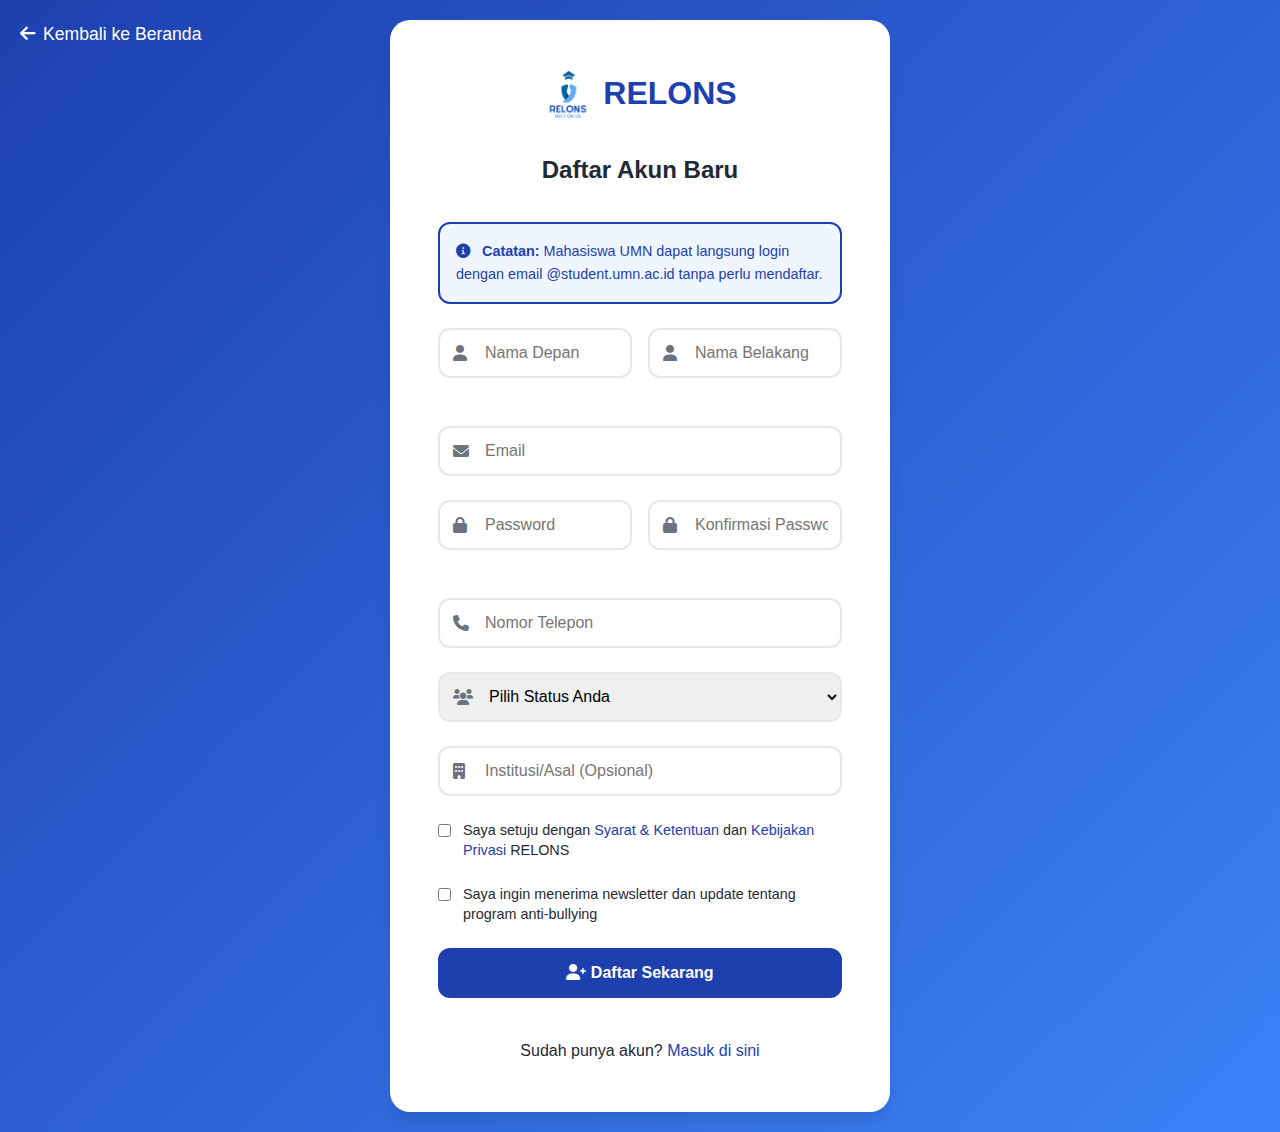
<file: pages/register.html>
<!DOCTYPE html>
<html lang="id">
<head>
    <meta charset="UTF-8">
    <meta name="viewport" content="width=device-width, initial-scale=1.0">
    <link rel="icon" href="../RELONS.png" type="image/png">
    <title>Daftar - RELONS</title>
    <link rel="stylesheet" href="../style.css">
    <link href="https://cdnjs.cloudflare.com/ajax/libs/font-awesome/6.0.0/css/all.min.css" rel="stylesheet">
    <style>
        .auth-container {
            min-height: 100vh;
            display: flex;
            align-items: center;
            justify-content: center;
            background: linear-gradient(135deg, var(--primary-color) 0%, var(--secondary-color) 100%);
            padding: 20px;
        }
        
        .auth-card {
            background: var(--white);
            padding: 3rem;
            border-radius: 20px;
            box-shadow: var(--shadow-lg);
            width: 100%;
            max-width: 500px;
            text-align: center;
        }
        
        .auth-logo {
            display: flex;
            align-items: center;
            justify-content: center;
            gap: 10px;
            margin-bottom: 2rem;
        }
        
        .auth-logo img {
            height: 50px;
            width: auto;
        }
        
        .auth-logo h1 {
            color: var(--primary-color);
            font-size: 2rem;
            margin: 0;
        }
        
        .auth-title {
            font-size: 1.5rem;
            color: var(--text-dark);
            margin-bottom: 2rem;
        }
        
        .auth-form {
            text-align: left;
        }
        
        .form-row {
            display: grid;
            grid-template-columns: 1fr 1fr;
            gap: 1rem;
            margin-bottom: 1.5rem;
        }
        
        .form-group {
            position: relative;
            margin-bottom: 1.5rem;
        }
        
        .form-group.full-width {
            grid-column: 1 / -1;
        }
        
        .form-group i {
            position: absolute;
            left: 15px;
            top: 50%;
            transform: translateY(-50%);
            color: var(--text-light);
        }
        
        .form-group input,
        .form-group select {
            padding-left: 45px;
            height: 50px;
            border: 2px solid #e5e7eb;
            border-radius: 12px;
            transition: var(--transition);
        }
        
        .form-group input:focus,
        .form-group select:focus {
            border-color: var(--primary-color);
            box-shadow: 0 0 0 3px rgba(59, 130, 246, 0.1);
        }
        
        .auth-btn {
            width: 100%;
            height: 50px;
            background: var(--primary-color);
            color: var(--white);
            border: none;
            border-radius: 12px;
            font-size: 1rem;
            font-weight: 600;
            cursor: pointer;
            transition: var(--transition);
            margin-bottom: 1rem;
        }
        
        .auth-btn:hover {
            background: #1e3a8a;
            transform: translateY(-2px);
        }
        
        .auth-btn:disabled {
            background: #9ca3af;
            cursor: not-allowed;
            transform: none;
        }
        
        .auth-links {
            text-align: center;
            margin-top: 1.5rem;
        }
        
        .auth-links a {
            color: var(--primary-color);
            text-decoration: none;
            font-weight: 500;
        }
        
        .auth-links a:hover {
            text-decoration: underline;
        }
        
        .back-home {
            position: absolute;
            top: 20px;
            left: 20px;
            color: var(--white);
            text-decoration: none;
            font-size: 1.1rem;
            display: flex;
            align-items: center;
            gap: 8px;
            transition: var(--transition);
        }
        
        .back-home:hover {
            color: #e5e7eb;
        }
        
        .info-box {
            background: #eff6ff;
            border: 2px solid var(--primary-color);
            color: var(--primary-color);
            padding: 1rem;
            border-radius: 12px;
            margin-bottom: 1.5rem;
            font-size: 0.9rem;
            text-align: left;
        }
        
        .info-box i {
            color: var(--primary-color);
            margin-right: 8px;
        }
        
        .checkbox-group {
            display: flex;
            align-items: flex-start;
            gap: 12px;
            margin-bottom: 1.5rem;
            text-align: left;
        }
        
        .checkbox-group input[type="checkbox"] {
            margin-top: 4px;
            flex-shrink: 0;
        }
        
        .checkbox-group label {
            font-size: 0.9rem;
            line-height: 1.4;
            cursor: pointer;
        }
        
        .checkbox-group a {
            color: var(--primary-color);
            text-decoration: none;
        }
        
        .checkbox-group a:hover {
            text-decoration: underline;
        }
        
        @media (max-width: 768px) {
            .form-row {
                grid-template-columns: 1fr;
            }
        }
    </style>
</head>
<body>
    <a href="../index.html" class="back-home">
        <i class="fas fa-arrow-left"></i>
        Kembali ke Beranda
    </a>
    
    <div class="auth-container">
        <div class="auth-card">
            <div class="auth-logo">
                <img src="../RELONS.png" alt="RELONS Logo">
                <h1>RELONS</h1>
            </div>
            
            <h2 class="auth-title">Daftar Akun Baru</h2>
            
            <div class="info-box">
                <i class="fas fa-info-circle"></i>
                <strong>Catatan:</strong> Mahasiswa UMN dapat langsung login dengan email @student.umn.ac.id tanpa perlu mendaftar.
            </div>
            
            <form class="auth-form" id="registerForm">
                <div class="form-row">
                    <div class="form-group">
                        <i class="fas fa-user"></i>
                        <input type="text" id="firstName" name="firstName" placeholder="Nama Depan" required>
                    </div>
                    <div class="form-group">
                        <i class="fas fa-user"></i>
                        <input type="text" id="lastName" name="lastName" placeholder="Nama Belakang" required>
                    </div>
                </div>
                
                <div class="form-group">
                    <i class="fas fa-envelope"></i>
                    <input type="email" id="email" name="email" placeholder="Email" required>
                </div>
                
                <div class="form-row">
                    <div class="form-group">
                        <i class="fas fa-lock"></i>
                        <input type="password" id="password" name="password" placeholder="Password" required>
                    </div>
                    <div class="form-group">
                        <i class="fas fa-lock"></i>
                        <input type="password" id="confirmPassword" name="confirmPassword" placeholder="Konfirmasi Password" required>
                    </div>
                </div>
                
                <div class="form-group">
                    <i class="fas fa-phone"></i>
                    <input type="tel" id="phone" name="phone" placeholder="Nomor Telepon" required>
                </div>
                
                <div class="form-group">
                    <i class="fas fa-users"></i>
                    <select id="role" name="role" required>
                        <option value="">Pilih Status Anda</option>
                        <option value="dosen">Dosen/Staff UMN</option>
                        <option value="mahasiswa_non_umn">Mahasiswa Non-UMN</option>
                        <option value="orang_tua">Orang Tua/Wali</option>
                        <option value="alumni">Alumni UMN</option>
                        <option value="masyarakat">Masyarakat Umum</option>
                    </select>
                </div>
                
                <div class="form-group">
                    <i class="fas fa-building"></i>
                    <input type="text" id="institution" name="institution" placeholder="Institusi/Asal (Opsional)">
                </div>
                
                <div class="checkbox-group">
                    <input type="checkbox" id="agreeTerms" name="agreeTerms" required>
                    <label for="agreeTerms">
                        Saya setuju dengan <a href="#" onclick="showTerms()">Syarat & Ketentuan</a> dan <a href="#" onclick="showPrivacy()">Kebijakan Privasi</a> RELONS
                    </label>
                </div>
                
                <div class="checkbox-group">
                    <input type="checkbox" id="agreeNewsletter" name="agreeNewsletter">
                    <label for="agreeNewsletter">
                        Saya ingin menerima newsletter dan update tentang program anti-bullying
                    </label>
                </div>
                
                <button type="submit" class="auth-btn" id="registerBtn">
                    <i class="fas fa-user-plus"></i> Daftar Sekarang
                </button>
            </form>
            
            <div class="auth-links">
                <p>Sudah punya akun? <a href="login.html">Masuk di sini</a></p>
            </div>
        </div>
    </div>

    <script src="../script.js"></script>
    <script>
        document.addEventListener('DOMContentLoaded', function() {
            // Check if user is already logged in
            const currentUser = localStorage.getItem('currentUser');
            if (currentUser) {
                window.location.href = '../index.html';
                return;
            }
            
            const registerForm = document.getElementById('registerForm');
            const registerBtn = document.getElementById('registerBtn');
            
            registerForm.addEventListener('submit', function(e) {
                e.preventDefault();
                
                const formData = new FormData(e.target);
                const userData = Object.fromEntries(formData.entries());
                
                // Validate form
                if (!validateForm(userData)) {
                    return;
                }
                
                // Show loading state
                registerBtn.disabled = true;
                registerBtn.innerHTML = '<i class="fas fa-spinner fa-spin"></i> Mendaftar...';
                
                // Simulate API call delay
                setTimeout(() => {
                    if (registerUser(userData)) {
                        RELONS.showAlert('Pendaftaran berhasil! Selamat datang di RELONS.', 'success');
                        setTimeout(() => {
                            window.location.href = '../index.html';
                        }, 1500);
                    } else {
                        RELONS.showAlert('Email sudah terdaftar! Silakan gunakan email lain atau login.', 'error');
                        registerBtn.disabled = false;
                        registerBtn.innerHTML = '<i class="fas fa-user-plus"></i> Daftar Sekarang';
                    }
                }, 1500);
            });
        });
        
        function validateForm(userData) {
            // Check required fields
            if (!userData.firstName || !userData.lastName || !userData.email || 
                !userData.password || !userData.confirmPassword || !userData.phone || !userData.role) {
                RELONS.showAlert('Mohon lengkapi semua field yang wajib diisi!', 'error');
                return false;
            }
            
            // Check email format
            const emailRegex = /^[^\s@]+@[^\s@]+\.[^\s@]+$/;
            if (!emailRegex.test(userData.email)) {
                RELONS.showAlert('Format email tidak valid!', 'error');
                return false;
            }
            
            // Check password length
            if (userData.password.length < 6) {
                RELONS.showAlert('Password minimal 6 karakter!', 'error');
                return false;
            }
            
            // Check password confirmation
            if (userData.password !== userData.confirmPassword) {
                RELONS.showAlert('Konfirmasi password tidak cocok!', 'error');
                return false;
            }
            
            // Check phone format (basic validation)
            const phoneRegex = /^[\d\-\+\(\)\s]+$/;
            if (!phoneRegex.test(userData.phone)) {
                RELONS.showAlert('Format nomor telepon tidak valid!', 'error');
                return false;
            }
            
            // Check terms agreement
            if (!userData.agreeTerms) {
                RELONS.showAlert('Anda harus menyetujui Syarat & Ketentuan!', 'error');
                return false;
            }
            
            return true;
        }
        
        function registerUser(userData) {
            // Get existing users
            const users = JSON.parse(localStorage.getItem('relons_users') || '[]');
            
            // Check if email already exists
            if (users.some(u => u.email.toLowerCase() === userData.email.toLowerCase())) {
                return false;
            }
            
            // Create new user
            const newUser = {
                id: 'user_' + Date.now() + '_' + Math.random().toString(36).substr(2, 9),
                name: `${userData.firstName} ${userData.lastName}`,
                email: userData.email,
                phone: userData.phone,
                role: userData.role,
                institution: userData.institution || '',
                password: userData.password,
                newsletter: !!userData.agreeNewsletter,
                createdAt: new Date().toISOString(),
                isActive: true
            };
            
            // Add to users array
            users.push(newUser);
            localStorage.setItem('relons_users', JSON.stringify(users));
            
            // Set current user (auto login after registration)
            localStorage.setItem('currentUser', JSON.stringify({
                id: newUser.id,
                name: newUser.name,
                email: newUser.email,
                role: newUser.role,
                loginTime: new Date().toISOString()
            }));
            
            return true;
        }
        
        function showTerms() {
            RELONS.showAlert('Syarat & Ketentuan: Dengan mendaftar di RELONS, Anda setuju untuk menggunakan platform ini dengan bertanggung jawab dan mematuhi semua aturan yang berlaku.', 'info');
        }
        
        function showPrivacy() {
            RELONS.showAlert('Kebijakan Privasi: Data pribadi Anda akan dijaga kerahasiaannya dan hanya digunakan untuk keperluan sistem pelaporan bullying UMN.', 'info');
        }
    </script>
</body>
</html>
</file>
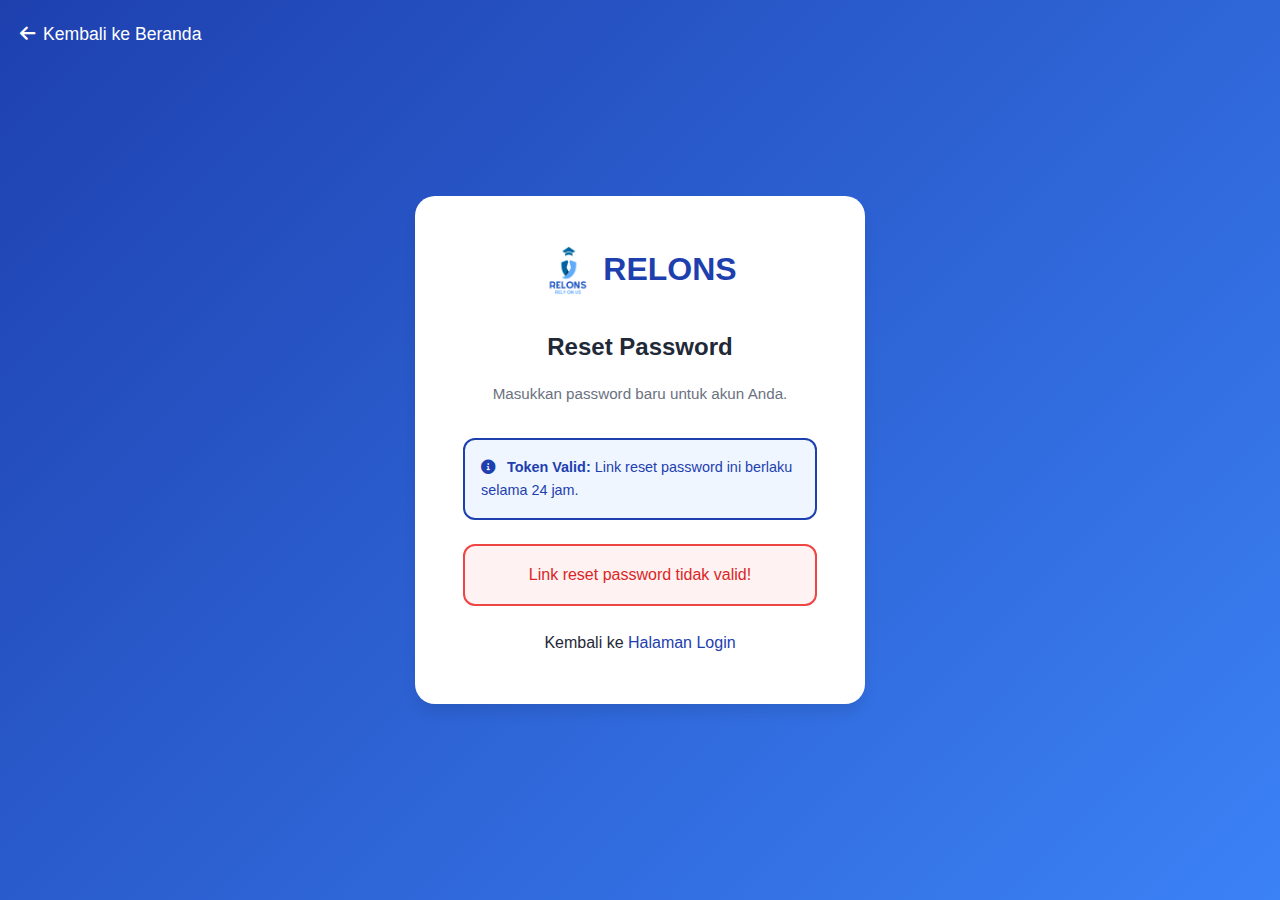
<file: pages/reset-password.html>
<!DOCTYPE html>
<html lang="id">
<head>
    <meta charset="UTF-8">
    <meta name="viewport" content="width=device-width, initial-scale=1.0">
    <link rel="icon" href="../RELONS.png" type="image/png">
    <title>Reset Password - RELONS</title>
    <link rel="stylesheet" href="../style.css">
    <link href="https://cdnjs.cloudflare.com/ajax/libs/font-awesome/6.0.0/css/all.min.css" rel="stylesheet">
    <style>
        .auth-container {
            min-height: 100vh;
            display: flex;
            align-items: center;
            justify-content: center;
            background: linear-gradient(135deg, var(--primary-color) 0%, var(--secondary-color) 100%);
            padding: 20px;
        }
        
        .auth-card {
            background: var(--white);
            padding: 3rem;
            border-radius: 20px;
            box-shadow: var(--shadow-lg);
            width: 100%;
            max-width: 450px;
            text-align: center;
        }
        
        .auth-logo {
            display: flex;
            align-items: center;
            justify-content: center;
            gap: 10px;
            margin-bottom: 2rem;
        }
        
        .auth-logo img {
            height: 50px;
            width: auto;
        }
        
        .auth-logo h1 {
            color: var(--primary-color);
            font-size: 2rem;
            margin: 0;
        }
        
        .auth-title {
            font-size: 1.5rem;
            color: var(--text-dark);
            margin-bottom: 1rem;
        }
        
        .auth-subtitle {
            color: var(--text-light);
            margin-bottom: 2rem;
            font-size: 0.95rem;
        }
        
        .auth-form {
            text-align: left;
        }
        
        .form-group {
            position: relative;
            margin-bottom: 1.5rem;
        }
        
        .form-group i {
            position: absolute;
            left: 15px;
            top: 50%;
            transform: translateY(-50%);
            color: var(--text-light);
        }
        
        .form-group input {
            padding-left: 45px;
            height: 50px;
            border: 2px solid #e5e7eb;
            border-radius: 12px;
            transition: var(--transition);
        }
        
        .form-group input:focus {
            border-color: var(--primary-color);
            box-shadow: 0 0 0 3px rgba(59, 130, 246, 0.1);
        }
        
        .auth-btn {
            width: 100%;
            height: 50px;
            background: var(--primary-color);
            color: var(--white);
            border: none;
            border-radius: 12px;
            font-size: 1rem;
            font-weight: 600;
            cursor: pointer;
            transition: var(--transition);
            margin-bottom: 1rem;
        }
        
        .auth-btn:hover {
            background: #1e3a8a;
            transform: translateY(-2px);
        }
        
        .auth-btn:disabled {
            background: #9ca3af;
            cursor: not-allowed;
            transform: none;
        }
        
        .auth-links {
            text-align: center;
            margin-top: 1.5rem;
        }
        
        .auth-links a {
            color: var(--primary-color);
            text-decoration: none;
            font-weight: 500;
        }
        
        .auth-links a:hover {
            text-decoration: underline;
        }
        
        .back-home {
            position: absolute;
            top: 20px;
            left: 20px;
            color: var(--white);
            text-decoration: none;
            font-size: 1.1rem;
            display: flex;
            align-items: center;
            gap: 8px;
            transition: var(--transition);
        }
        
        .back-home:hover {
            color: #e5e7eb;
        }
        
        .success-message {
            background: #dcfce7;
            border: 2px solid #16a34a;
            color: #166534;
            padding: 1rem;
            border-radius: 12px;
            margin-bottom: 1.5rem;
            display: none;
        }
        
        .success-message.show {
            display: block;
        }
        
        .error-message {
            background: #fef2f2;
            border: 2px solid #ef4444;
            color: #dc2626;
            padding: 1rem;
            border-radius: 12px;
            margin-bottom: 1.5rem;
            display: none;
        }
        
        .error-message.show {
            display: block;
        }
        
        .info-box {
            background: #eff6ff;
            border: 2px solid var(--primary-color);
            color: var(--primary-color);
            padding: 1rem;
            border-radius: 12px;
            margin-bottom: 1.5rem;
            font-size: 0.9rem;
            text-align: left;
        }
        
        .info-box i {
            color: var(--primary-color);
            margin-right: 8px;
        }
        
        .password-requirements {
            background: #f8fafc;
            border: 1px solid #e2e8f0;
            border-radius: 8px;
            padding: 1rem;
            margin-bottom: 1.5rem;
            font-size: 0.9rem;
        }
        
        .password-requirements h4 {
            margin-bottom: 0.5rem;
            color: var(--text-dark);
        }
        
        .password-requirements ul {
            margin: 0;
            padding-left: 1.5rem;
            color: var(--text-light);
        }
        
        .password-requirements li {
            margin-bottom: 0.25rem;
        }
    </style>
</head>
<body>
    <a href="../index.html" class="back-home">
        <i class="fas fa-arrow-left"></i>
        Kembali ke Beranda
    </a>
    
    <div class="auth-container">
        <div class="auth-card">
            <div class="auth-logo">
                <img src="../RELONS.png" alt="RELONS Logo">
                <h1>RELONS</h1>
            </div>
            
            <h2 class="auth-title">Reset Password</h2>
            <p class="auth-subtitle">Masukkan password baru untuk akun Anda.</p>
            
            <div class="info-box">
                <i class="fas fa-info-circle"></i>
                <strong>Token Valid:</strong> Link reset password ini berlaku selama 24 jam.
            </div>
            
            <div class="success-message" id="successMessage">
                <i class="fas fa-check-circle"></i>
                <strong>Password berhasil direset!</strong> Anda dapat login dengan password baru.
            </div>
            
            <div class="error-message" id="errorMessage">
                <i class="fas fa-exclamation-triangle"></i>
                <strong>Token tidak valid atau sudah kadaluarsa!</strong> Silakan minta reset password baru.
            </div>
            
            <form class="auth-form" id="resetPasswordForm">
                <div class="password-requirements">
                    <h4>Persyaratan Password:</h4>
                    <ul>
                        <li>Minimal 8 karakter</li>
                        <li>Mengandung huruf besar dan kecil</li>
                        <li>Mengandung minimal 1 angka</li>
                        <li>Mengandung minimal 1 karakter khusus (!@#$%^&*)</li>
                    </ul>
                </div>
                
                <div class="form-group">
                    <i class="fas fa-lock"></i>
                    <input type="password" id="newPassword" name="newPassword" placeholder="Password Baru" required>
                </div>
                
                <div class="form-group">
                    <i class="fas fa-lock"></i>
                    <input type="password" id="confirmPassword" name="confirmPassword" placeholder="Konfirmasi Password Baru" required>
                </div>
                
                <button type="submit" class="auth-btn" id="resetBtn">
                    Reset Password
                </button>
            </form>
            
            <div class="auth-links">
                <p>Kembali ke <a href="login.html">Halaman Login</a></p>
            </div>
        </div>
    </div>

    <script src="../script.js"></script>
    <script>
        document.addEventListener('DOMContentLoaded', function() {
            const urlParams = new URLSearchParams(window.location.search);
            const token = urlParams.get('token');
            const email = urlParams.get('email');
            
            const resetPasswordForm = document.getElementById('resetPasswordForm');
            const resetBtn = document.getElementById('resetBtn');
            const successMessage = document.getElementById('successMessage');
            const errorMessage = document.getElementById('errorMessage');
            
            // Validate token
            if (!token || !email) {
                showError('Link reset password tidak valid!');
                return;
            }
            
            // Check if token exists and is valid
            const resetData = localStorage.getItem('reset_token_' + email);
            if (!resetData) {
                showError('Token tidak ditemukan atau sudah digunakan!');
                return;
            }
            
            const tokenData = JSON.parse(resetData);
            if (tokenData.token !== token) {
                showError('Token tidak valid!');
                return;
            }
            
            if (Date.now() > tokenData.expires) {
                showError('Token sudah kadaluarsa! Silakan minta reset password baru.');
                localStorage.removeItem('reset_token_' + email);
                return;
            }
            
            // Token is valid, show form
            resetPasswordForm.addEventListener('submit', function(e) {
                e.preventDefault();
                
                const newPassword = document.getElementById('newPassword').value;
                const confirmPassword = document.getElementById('confirmPassword').value;
                
                if (!validatePassword(newPassword, confirmPassword)) {
                    return;
                }
                
                // Show loading state
                resetBtn.disabled = true;
                resetBtn.innerHTML = '<i class="fas fa-spinner fa-spin"></i> Mereset...';
                
                // Simulate API call delay
                setTimeout(() => {
                    if (resetPassword(email, newPassword, token)) {
                        showSuccess();
                        // Remove used token
                        localStorage.removeItem('reset_token_' + email);
                    } else {
                        RELONS.showAlert('Gagal mereset password. Silakan coba lagi.', 'error');
                        resetBtn.disabled = false;
                        resetBtn.innerHTML = 'Reset Password';
                    }
                }, 1500);
            });
        });
        
        function validatePassword(newPassword, confirmPassword) {
            // Check password length
            if (newPassword.length < 8) {
                RELONS.showAlert('Password minimal 8 karakter!', 'error');
                return false;
            }
            
            // Check password confirmation
            if (newPassword !== confirmPassword) {
                RELONS.showAlert('Konfirmasi password tidak cocok!', 'error');
                return false;
            }
            
            // Check password strength
            const hasUpperCase = /[A-Z]/.test(newPassword);
            const hasLowerCase = /[a-z]/.test(newPassword);
            const hasNumbers = /\d/.test(newPassword);
            const hasSpecialChar = /[!@#$%^&*(),.?":{}|<>]/.test(newPassword);
            
            if (!hasUpperCase || !hasLowerCase || !hasNumbers || !hasSpecialChar) {
                RELONS.showAlert('Password harus memenuhi semua persyaratan yang tercantum!', 'error');
                return false;
            }
            
            return true;
        }
        
        function resetPassword(email, newPassword, token) {
            try {
                // Update password in users array
                const users = JSON.parse(localStorage.getItem('relons_users') || '[]');
                const userIndex = users.findIndex(u => u.email.toLowerCase() === email.toLowerCase());
                
                if (userIndex !== -1) {
                    users[userIndex].password = newPassword;
                    users[userIndex].passwordResetAt = new Date().toISOString();
                    localStorage.setItem('relons_users', JSON.stringify(users));
                    return true;
                }
                
                return false;
            } catch (error) {
                console.error('Error resetting password:', error);
                return false;
            }
        }
        
        function showError(message) {
            const errorMessage = document.getElementById('errorMessage');
            const resetPasswordForm = document.getElementById('resetPasswordForm');
            
            errorMessage.textContent = message;
            errorMessage.classList.add('show');
            resetPasswordForm.style.display = 'none';
        }
        
        function showSuccess() {
            const successMessage = document.getElementById('successMessage');
            const resetPasswordForm = document.getElementById('resetPasswordForm');
            
            successMessage.classList.add('show');
            resetPasswordForm.style.display = 'none';
            
            // Redirect to login after 3 seconds
            setTimeout(() => {
                window.location.href = 'login.html';
            }, 3000);
        }
    </script>
</body>
</html>
</file>
<file: style.css>
/* Reset and Base Styles */
* {
    margin: 0;
    padding: 0;
    box-sizing: border-box;
}

:root {
    --primary-color: #1e40af;
    --secondary-color: #3b82f6;
    --accent-color: #ef4444;
    --success-color: #10b981;
    --warning-color: #f59e0b;
    --text-dark: #1f2937;
    --text-light: #6b7280;
    --bg-light: #f8fafc;
    --white: #ffffff;
    --shadow: 0 4px 6px -1px rgba(0, 0, 0, 0.1);
    --shadow-lg: 0 10px 15px -3px rgba(0, 0, 0, 0.1);
    --border-radius: 8px;
    --transition: all 0.3s ease;
}

body {
    font-family: 'Segoe UI', Tahoma, Geneva, Verdana, sans-serif;
    line-height: 1.6;
    color: var(--text-dark);
    background-color: var(--white);
}

.container {
    max-width: 1200px;
    margin: 0 auto;
    padding: 0 20px;
}

/* Header Styles */
.header {
    background: var(--white);
    box-shadow: var(--shadow);
    position: fixed;
    top: 0;
    width: 100%;
    z-index: 1000;
}

.navbar {
    padding: 1rem 0;
}

.nav-container {
    display: flex;
    justify-content: space-between;
    align-items: center;
    max-width: 1200px;
    margin: 0 auto;
    padding: 0 20px;
}

.nav-logo {
    display: flex;
    align-items: center;
    gap: 10px;
}

.nav-logo .logo {
    height: 40px;
    width: auto;
}

.nav-logo h1 {
    color: var(--primary-color);
    font-size: 1.8rem;
    font-weight: bold;
}

.nav-menu {
    display: flex;
    list-style: none;
    gap: 2rem;
    align-items: center;
}

.nav-link {
    text-decoration: none;
    color: var(--text-dark);
    font-weight: 500;
    transition: var(--transition);
    padding: 0.5rem 1rem;
    border-radius: var(--border-radius);
}

.nav-link:hover {
    color: var(--primary-color);
    background-color: var(--bg-light);
}

.nav-link.report-btn {
    background: var(--accent-color);
    color: var(--white);
}

.nav-link.report-btn:hover {
    background: #dc2626;
    color: var(--white);
}

.hamburger {
    display: none;
    flex-direction: column;
    cursor: pointer;
}

.hamburger span {
    width: 25px;
    height: 3px;
    background: var(--text-dark);
    margin: 3px 0;
    transition: var(--transition);
}

/* Emergency Button */
.emergency-btn {
    position: fixed;
    top: 50%;
    right: 20px;
    transform: translateY(-50%);
    background: var(--accent-color);
    color: var(--white);
    padding: 15px;
    border-radius: 50px;
    cursor: pointer;
    box-shadow: var(--shadow-lg);
    z-index: 999;
    display: flex;
    align-items: center;
    gap: 8px;
    font-weight: bold;
    animation: pulse 2s infinite;
    transition: var(--transition);
}

.emergency-btn:hover {
    background: #dc2626;
    transform: translateY(-50%) scale(1.05);
}

@keyframes pulse {
    0% { box-shadow: 0 0 0 0 rgba(239, 68, 68, 0.7); }
    70% { box-shadow: 0 0 0 10px rgba(239, 68, 68, 0); }
    100% { box-shadow: 0 0 0 0 rgba(239, 68, 68, 0); }
}

/* Hero Section */
.hero {
    padding: 120px 0 80px;
    background: linear-gradient(135deg, var(--bg-light) 0%, var(--white) 100%);
}

.hero-content {
    display: grid;
    grid-template-columns: 1fr 1fr;
    gap: 4rem;
    align-items: center;
    max-width: 1200px;
    margin: 0 auto;
    padding: 0 20px;
}

.hero-text h1 {
    font-size: 3.5rem;
    font-weight: bold;
    color: var(--primary-color);
    margin-bottom: 0.5rem;
}

.hero-text h2 {
    font-size: 2rem;
    color: var(--text-dark);
    margin-bottom: 1rem;
}

.hero-text p {
    font-size: 1.1rem;
    color: var(--text-light);
    margin-bottom: 2rem;
    line-height: 1.8;
}

.hero-buttons {
    display: flex;
    gap: 1rem;
}

.btn {
    padding: 12px 24px;
    border-radius: var(--border-radius);
    text-decoration: none;
    font-weight: 600;
    transition: var(--transition);
    border: none;
    cursor: pointer;
    display: inline-flex;
    align-items: center;
    gap: 8px;
}

.btn-primary {
    background: var(--primary-color);
    color: var(--white);
}

.btn-primary:hover {
    background: #1e3a8a;
    transform: translateY(-2px);
}

.btn-secondary {
    background: transparent;
    color: var(--primary-color);
    border: 2px solid var(--primary-color);
}

.btn-secondary:hover {
    background: var(--primary-color);
    color: var(--white);
}

.btn-danger {
    background: var(--accent-color);
    color: var(--white);
}

.btn-danger:hover {
    background: #dc2626;
}

.hero-image img {
    width: 100%;
    height: 400px;
    object-fit: cover;
    border-radius: 16px;
    box-shadow: var(--shadow-lg);
}

/* Features Section */
.features {
    padding: 80px 0;
    background: var(--white);
}

.features h2 {
    text-align: center;
    font-size: 2.5rem;
    color: var(--text-dark);
    margin-bottom: 3rem;
}

.features-grid {
    display: grid;
    grid-template-columns: repeat(auto-fit, minmax(300px, 1fr));
    gap: 2rem;
}

.feature-card {
    background: var(--white);
    padding: 2rem;
    border-radius: 16px;
    box-shadow: var(--shadow);
    text-align: center;
    transition: var(--transition);
}

.feature-card:hover {
    transform: translateY(-5px);
    box-shadow: var(--shadow-lg);
}

.feature-icon {
    width: 80px;
    height: 80px;
    background: linear-gradient(135deg, var(--primary-color), var(--secondary-color));
    border-radius: 50%;
    display: flex;
    align-items: center;
    justify-content: center;
    margin: 0 auto 1rem;
    font-size: 2rem;
    color: var(--white);
}

.feature-card h3 {
    font-size: 1.25rem;
    color: var(--text-dark);
    margin-bottom: 1rem;
}

.feature-card p {
    color: var(--text-light);
    line-height: 1.6;
}

/* Statistics Section */
.statistics {
    padding: 80px 0;
    background: var(--primary-color);
    color: var(--white);
}

.statistics h2 {
    text-align: center;
    font-size: 2.5rem;
    margin-bottom: 3rem;
}

.stats-grid {
    display: grid;
    grid-template-columns: repeat(auto-fit, minmax(200px, 1fr));
    gap: 2rem;
}

.stat-item {
    text-align: center;
}

.stat-number {
    font-size: 3rem;
    font-weight: bold;
    margin-bottom: 0.5rem;
}

.stat-label {
    font-size: 1.1rem;
    opacity: 0.9;
}

/* Quick Actions */
.quick-actions {
    padding: 80px 0;
    background: var(--bg-light);
}

.quick-actions h2 {
    text-align: center;
    font-size: 2.5rem;
    color: var(--text-dark);
    margin-bottom: 3rem;
}

.actions-grid {
    display: grid;
    grid-template-columns: repeat(auto-fit, minmax(250px, 1fr));
    gap: 2rem;
}

.action-card {
    background: var(--white);
    padding: 2rem;
    border-radius: 16px;
    box-shadow: var(--shadow);
    text-decoration: none;
    color: inherit;
    transition: var(--transition);
    text-align: center;
}

.action-card:hover {
    transform: translateY(-5px);
    box-shadow: var(--shadow-lg);
}

.action-card i {
    font-size: 3rem;
    color: var(--primary-color);
    margin-bottom: 1rem;
}

.action-card h3 {
    font-size: 1.25rem;
    color: var(--text-dark);
    margin-bottom: 1rem;
}

.action-card p {
    color: var(--text-light);
    line-height: 1.6;
}

/* Footer */
.footer {
    background: var(--text-dark);
    color: var(--white);
    padding: 60px 0 20px;
}

.footer-content {
    display: grid;
    grid-template-columns: repeat(auto-fit, minmax(250px, 1fr));
    gap: 2rem;
    margin-bottom: 2rem;
}

.footer-section h3,
.footer-section h4 {
    margin-bottom: 1rem;
    color: var(--white);
}

.footer-section p,
.footer-section li {
    color: #d1d5db;
    margin-bottom: 0.5rem;
}

.footer-section ul {
    list-style: none;
}

.footer-section a {
    color: #d1d5db;
    text-decoration: none;
    transition: var(--transition);
}

.footer-section a:hover {
    color: var(--white);
}

.social-links {
    display: flex;
    gap: 1rem;
    margin-top: 1rem;
}

.social-links a {
    width: 40px;
    height: 40px;
    background: var(--primary-color);
    border-radius: 50%;
    display: flex;
    align-items: center;
    justify-content: center;
    transition: var(--transition);
}

.social-links a:hover {
    background: var(--secondary-color);
    transform: translateY(-2px);
}

.footer-bottom {
    border-top: 1px solid #374151;
    padding-top: 2rem;
    text-align: center;
    color: #9ca3af;
}

/* Chat Widget */
.chat-widget {
    position: fixed;
    bottom: 20px;
    right: 20px;
    width: 300px;
    background: var(--white);
    border-radius: 16px;
    box-shadow: var(--shadow-lg);
    z-index: 1000;
    overflow: hidden;
}

.chat-header {
    background: var(--primary-color);
    color: var(--white);
    padding: 1rem;
    cursor: pointer;
    display: flex;
    align-items: center;
    gap: 10px;
    justify-content: space-between;
}

.chat-body {
    height: 300px;
    display: flex;
    flex-direction: column;
    display: none;
}

.chat-body.active {
    display: flex;
}

.chat-messages {
    flex: 1;
    padding: 1rem;
    overflow-y: auto;
    max-height: 250px;
}

.message {
    margin-bottom: 1rem;
    padding: 0.5rem 1rem;
    border-radius: 12px;
    max-width: 80%;
}

.bot-message {
    background: var(--bg-light);
    align-self: flex-start;
}

.user-message {
    background: var(--primary-color);
    color: var(--white);
    align-self: flex-end;
    margin-left: auto;
}

.chat-input {
    display: flex;
    padding: 1rem;
    border-top: 1px solid #e5e7eb;
}

.chat-input input {
    flex: 1;
    padding: 0.5rem;
    border: 1px solid #d1d5db;
    border-radius: 8px;
    margin-right: 0.5rem;
}

.chat-input button {
    background: var(--primary-color);
    color: var(--white);
    border: none;
    padding: 0.5rem 1rem;
    border-radius: 8px;
    cursor: pointer;
}

/* Modal Styles */
.modal {
    display: none;
    position: fixed;
    z-index: 2000;
    left: 0;
    top: 0;
    width: 100%;
    height: 100%;
    background-color: rgba(0, 0, 0, 0.5);
}

.modal-content {
    background-color: var(--white);
    margin: 15% auto;
    padding: 2rem;
    border-radius: 16px;
    width: 90%;
    max-width: 500px;
    position: relative;
    text-align: center;
}

.close {
    position: absolute;
    right: 1rem;
    top: 1rem;
    font-size: 2rem;
    cursor: pointer;
    color: var(--text-light);
}

.close:hover {
    color: var(--text-dark);
}

.emergency-actions {
    display: flex;
    gap: 1rem;
    justify-content: center;
    margin-top: 2rem;
}

/* Form Styles */
.form-group {
    margin-bottom: 1.5rem;
    text-align: left;
}

.form-group label {
    display: block;
    margin-bottom: 0.5rem;
    font-weight: 600;
    color: var(--text-dark);
}

.form-group input,
.form-group select,
.form-group textarea {
    width: 100%;
    padding: 0.75rem;
    border: 1px solid #d1d5db;
    border-radius: var(--border-radius);
    font-size: 1rem;
    transition: var(--transition);
}

.form-group input:focus,
.form-group select:focus,
.form-group textarea:focus {
    outline: none;
    border-color: var(--primary-color);
    box-shadow: 0 0 0 3px rgba(59, 130, 246, 0.1);
}

.form-group textarea {
    resize: vertical;
    min-height: 100px;
}

/* Responsive Design */
@media (max-width: 768px) {
    .hamburger {
        display: flex;
    }
    
    .nav-menu {
        position: fixed;
        left: -100%;
        top: 70px;
        flex-direction: column;
        background-color: var(--white);
        width: 100%;
        text-align: center;
        transition: 0.3s;
        box-shadow: var(--shadow);
        padding: 2rem 0;
    }
    
    .nav-menu.active {
        left: 0;
    }
    
    .hero-content {
        grid-template-columns: 1fr;
        gap: 2rem;
        text-align: center;
    }
    
    .hero-text h1 {
        font-size: 2.5rem;
    }
    
    .hero-text h2 {
        font-size: 1.5rem;
    }
    
    .hero-buttons {
        justify-content: center;
        flex-wrap: wrap;
    }
    
    .features-grid,
    .actions-grid {
        grid-template-columns: 1fr;
    }
    
    .stats-grid {
        grid-template-columns: repeat(2, 1fr);
    }
    
    .emergency-btn {
        right: 10px;
        padding: 10px;
        font-size: 0.9rem;
    }
    
    .emergency-btn span {
        display: none;
    }
    
    .chat-widget {
        width: 280px;
        right: 10px;
    }
    
    .emergency-actions {
        flex-direction: column;
    }
}

@media (max-width: 480px) {
    .hero-text h1 {
        font-size: 2rem;
    }
    
    .hero-text h2 {
        font-size: 1.25rem;
    }
    
    .stats-grid {
        grid-template-columns: 1fr;
    }
    
    .footer-content {
        grid-template-columns: 1fr;
    }
}

/* Animation Classes */
.fade-in {
    opacity: 0;
    transform: translateY(30px);
    animation: fadeIn 0.6s ease forwards;
}

@keyframes fadeIn {
    to {
        opacity: 1;
        transform: translateY(0);
    }
}

.slide-in-left {
    opacity: 0;
    transform: translateX(-50px);
    animation: slideInLeft 0.6s ease forwards;
}

@keyframes slideInLeft {
    to {
        opacity: 1;
        transform: translateX(0);
    }
}

.slide-in-right {
    opacity: 0;
    transform: translateX(50px);
    animation: slideInRight 0.6s ease forwards;
}

@keyframes slideInRight {
    to {
        opacity: 1;
        transform: translateX(0);
    }
}

/* Loading Animation */
.loading {
    display: inline-block;
    width: 20px;
    height: 20px;
    border: 3px solid rgba(255, 255, 255, 0.3);
    border-radius: 50%;
    border-top-color: var(--white);
    animation: spin 1s ease-in-out infinite;
}

@keyframes spin {
    to { transform: rotate(360deg); }
}

/* Success/Error Messages */
.alert {
    padding: 1rem;
    border-radius: var(--border-radius);
    margin-bottom: 1rem;
    border-left: 4px solid;
}

.alert-success {
    background-color: #f0fdf4;
    border-color: var(--success-color);
    color: #166534;
}

.alert-error {
    background-color: #fef2f2;
    border-color: var(--accent-color);
    color: #991b1b;
}

.alert-warning {
    background-color: #fffbeb;
    border-color: var(--warning-color);
    color: #92400e;
}
</file>
